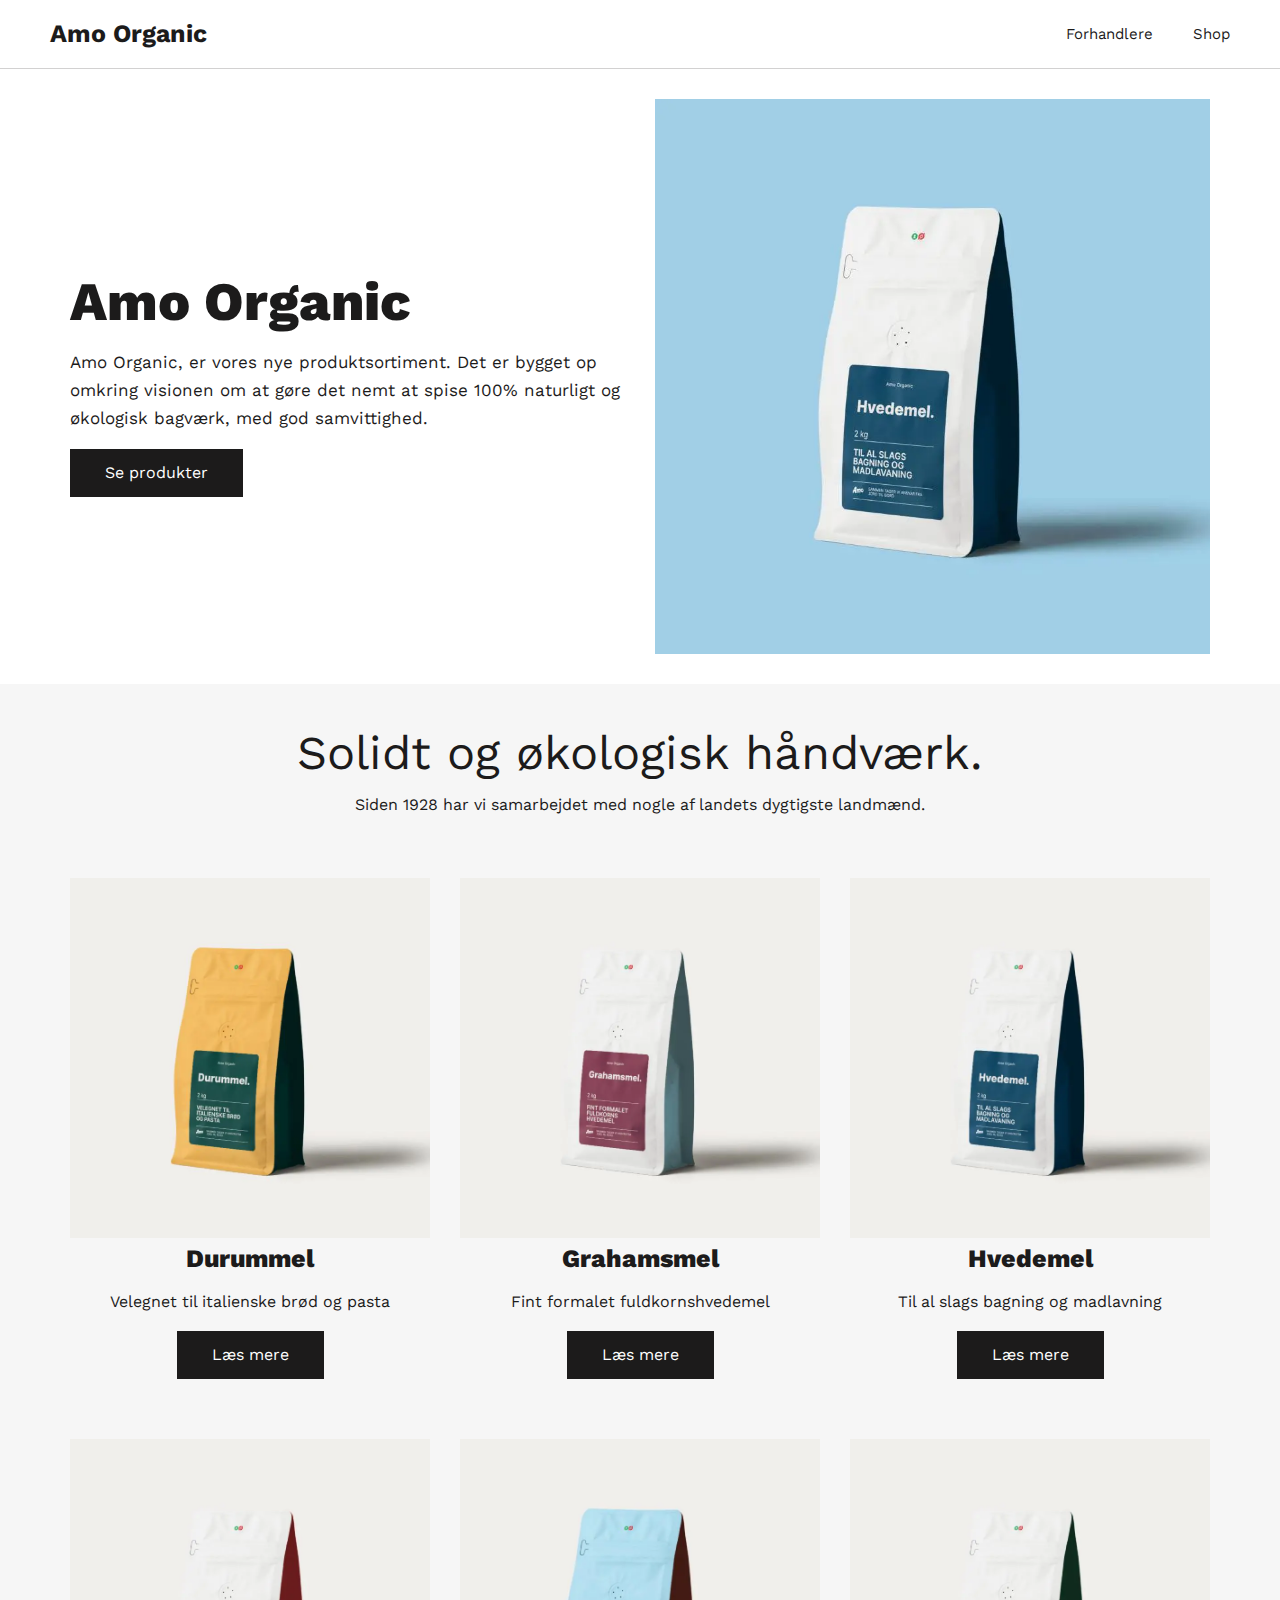
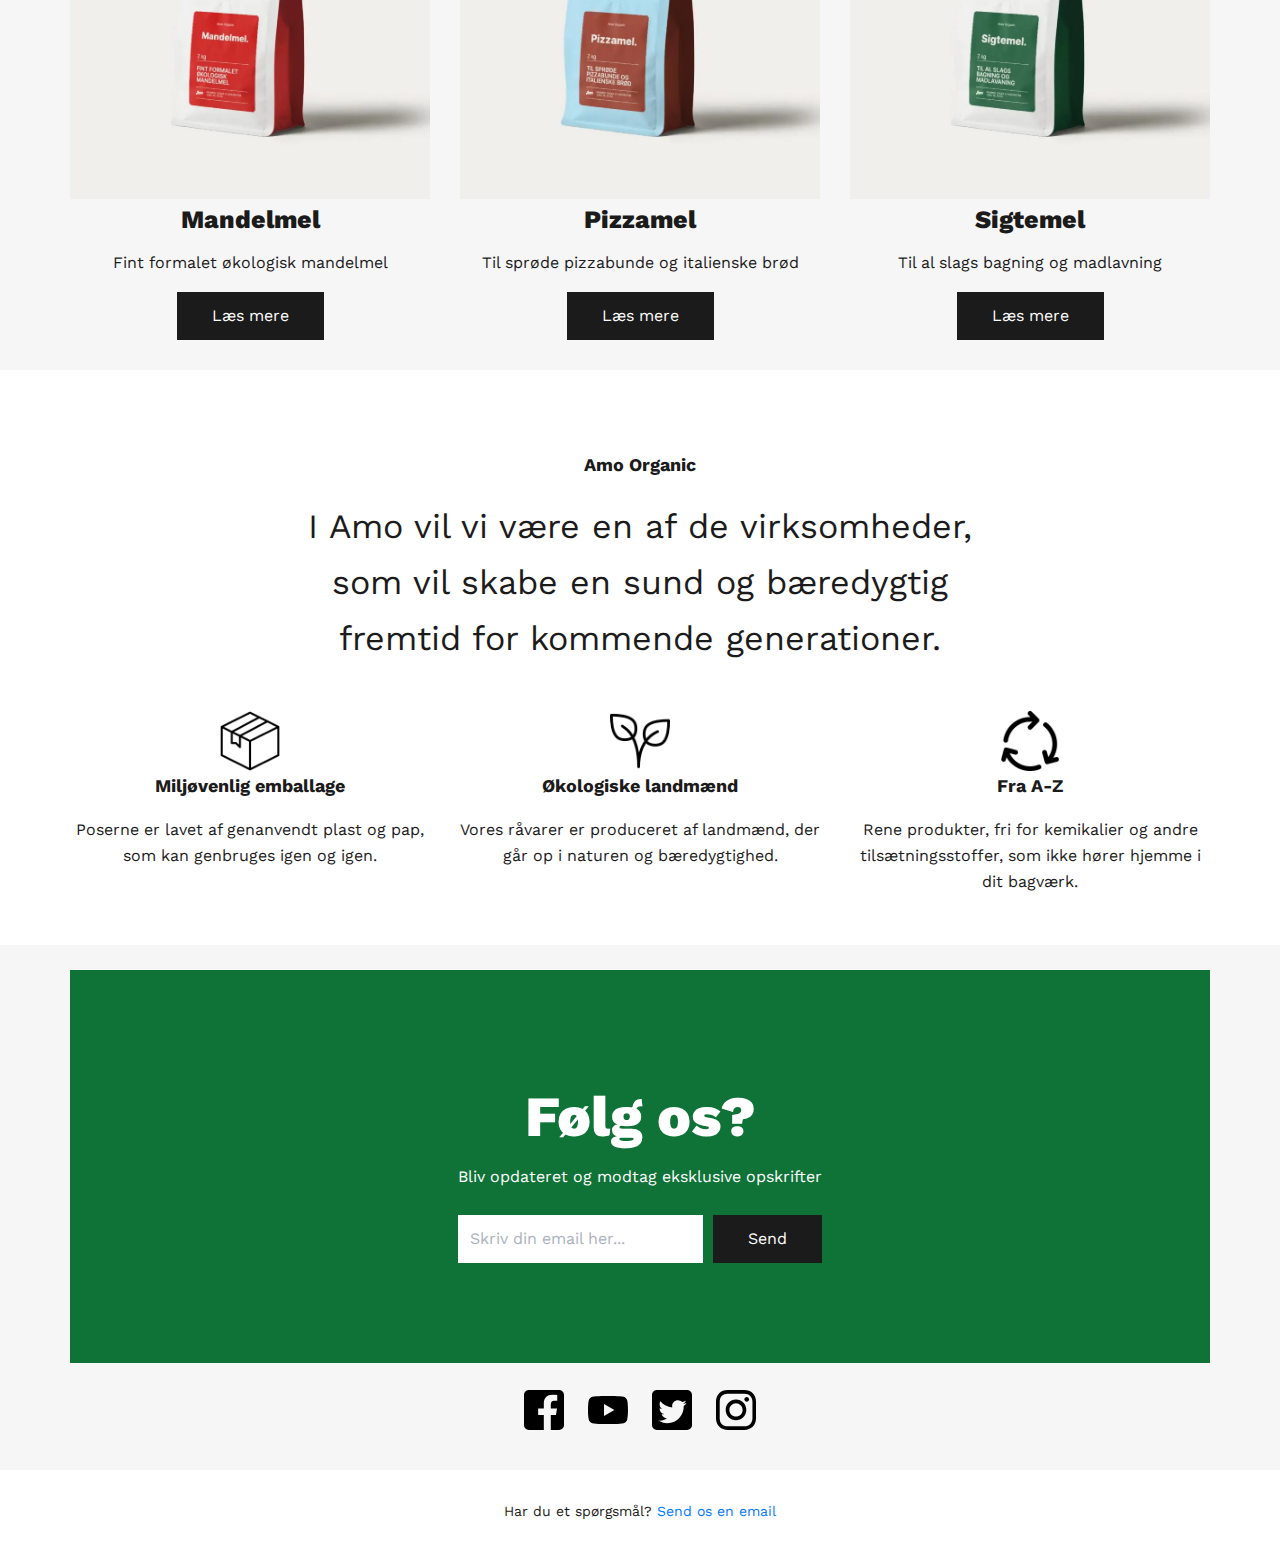
<file: project-Amo/index.html>
<!DOCTYPE html>

<html lang="en">

<head>

	<meta charset="UTF-8">
	<meta name="viewport" content="width=device-width, initial-scale=1, maximum-scale=1, user-scalable=0">
	<meta name="format-detection" content="telephone=no">

	<title>Amo Organic</title>

	<link rel="preconnect" href="https://fonts.googleapis.com">
	<link href="https://fonts.googleapis.com/css2?family=Work+Sans:wght@400;700;800&display=swap" rel="stylesheet">

	<link rel="stylesheet" href="css/style.css">

</head>

<body>

<header class="header">
    <div class="container-wide">
        <a href="index.html" class="header-logo">
            Amo Organic
        </a>
        <ul class="header-list">
            <li>
                <a href="forhandlere.html">
                    Forhandlere
                </a>
            </li>
            <li>
                <a href="#">
                    Shop
                </a>
            </li>
        </ul>
    </div>
</header>

<section class="hero">
    <div class="container">
        <div class="hero-info">
            <h1 class="hero-title">
                Amo Organic
            </h1>
            <p class="hero-desc">
                Amo Organic, er vores nye produktsortiment. Det er bygget op omkring visionen om at gøre det nemt at spise 100% naturligt og økologisk bagværk, med god samvittighed.
            </p>
            <button class="typ-btn">
                Se produkter
            </button>
        </div>
        <div class="hero-illustration">
            <picture>
                <source srcset="img/hero-illustration.webp" type="image/webp">
                <source srcset="img/hero-illustration.jpeg" type="image/jpeg">
                <img src="img/hero-illustration.jpeg" alt="Amo Organic prdukter">
            </picture>
        </div>
    </div>
</section>

<section class="products">
    <div class="container">
        <h2 class="products-title">
            Solidt og økologisk håndværk.
        </h2>
        <div class="products-info">
            Siden 1928 har vi samarbejdet med nogle af landets dygtigste landmænd.
        </div>
        <div class="products-items">
            <div class="product-card">
                <div class="product-card-photo">
                    <picture>
                        <source srcset="img/products/photo-1.webp" type="image/webp">
                        <source srcset="img/products/photo-1.jpeg" type="image/jpeg">
                        <img src="img/products/photo-1.jpeg" alt="Durummel" loading="lazy">
                    </picture>
                </div>
                <div class="product-card-name">
                    Durummel
                </div>
                <div class="product-card-info">
                    Velegnet til italienske brød og pasta
                </div>
                <button class="typ-btn">
                    Læs mere
                </button>
            </div>
            <div class="product-card">
                <div class="product-card-photo">
                    <picture>
                        <source srcset="img/products/photo-2.webp" type="image/webp">
                        <source srcset="img/products/photo-2.jpeg" type="image/jpeg">
                        <img src="img/products/photo-2.jpeg" alt="Grahamsmel" loading="lazy">
                    </picture>
                </div>
                <div class="product-card-name">
                    Grahamsmel
                </div>
                <div class="product-card-info">
                    Fint formalet fuldkornshvedemel 
                </div>
                <button class="typ-btn">
                    Læs mere
                </button>
            </div>
            <div class="product-card">
                <div class="product-card-photo">
                    <picture>
                        <source srcset="img/products/photo-3.webp" type="image/webp">
                        <source srcset="img/products/photo-3.jpeg" type="image/jpeg">
                        <img src="img/products/photo-3.jpeg" alt="Hvedemel" loading="lazy">
                    </picture>
                </div>
                <div class="product-card-name">
                    Hvedemel
                </div>
                <div class="product-card-info">
                    Til al slags bagning og madlavning 
                </div>
                <button class="typ-btn">
                    Læs mere
                </button>
            </div>
            <div class="product-card">
                <div class="product-card-photo">
                    <picture>
                        <source srcset="img/products/photo-4.webp" type="image/webp">
                        <source srcset="img/products/photo-4.jpeg" type="image/jpeg">
                        <img src="img/products/photo-4.jpeg" alt="Mandelmel" loading="lazy">
                    </picture>
                </div>
                <div class="product-card-name">
                    Mandelmel
                </div>
                <div class="product-card-info">
                    Fint formalet økologisk mandelmel 
                </div>
                <button class="typ-btn">
                    Læs mere
                </button>
            </div>
            <div class="product-card">
                <div class="product-card-photo">
                    <picture>
                        <source srcset="img/products/photo-5.webp" type="image/webp">
                        <source srcset="img/products/photo-5.jpeg" type="image/jpeg">
                        <img src="img/products/photo-5.jpeg" alt="Pizzamel" loading="lazy">
                    </picture>
                </div>
                <div class="product-card-name">
                    Pizzamel
                </div>
                <div class="product-card-info">
                    Til sprøde pizzabunde og italienske brød
                </div>
                <button class="typ-btn">
                    Læs mere
                </button>
            </div>
            <div class="product-card">
                <div class="product-card-photo">
                    <picture>
                        <source srcset="img/products/photo-6.webp" type="image/webp">
                        <source srcset="img/products/photo-6.jpeg" type="image/jpeg">
                        <img src="img/products/photo-6.jpeg" alt="Sigtemel" loading="lazy">
                    </picture>
                </div>
                <div class="product-card-name">
                    Sigtemel
                </div>
                <div class="product-card-info">
                    Til al slags bagning og madlavning
                </div>
                <button class="typ-btn">
                    Læs mere
                </button>
            </div>
        </div>
    </div>
</section>

<section class="about">
    <div class="container">
        <h3 class="about-title">
            Amo Organic
        </h3>
        <p class="about-info">
            I Amo vil vi være en af de virksomheder, som vil skabe en sund og bæredygtig fremtid for kommende generationer. 
        </p>
        <div class="about-advantages">
            <div class="about-advantages-card">
                <img src="img/advantages/ico-1.png" alt="Miljøvenlig emballage">
                <div class="about-advantages-card-title">
                    Miljøvenlig emballage 
                </div>
                <p class="about-advantages-card-info">
                    Poserne er lavet af genanvendt plast og pap, som kan genbruges igen og igen.   
                </p>
            </div>
            <div class="about-advantages-card">
                <img src="img/advantages/ico-2.png" alt="Økologiske landmænd">
                <div class="about-advantages-card-title">
                    Økologiske landmænd
                </div>
                <p class="about-advantages-card-info">
                    Vores råvarer er produceret af landmænd, der går op i naturen og bæredygtighed.  
                </p>
            </div>
            <div class="about-advantages-card">
                <img src="img/advantages/ico-3.png" alt="Eco">
                <div class="about-advantages-card-title">
                    Fra A-Z
                </div>
                <p class="about-advantages-card-info">
                    Rene produkter, fri for kemikalier og andre tilsætningsstoffer, som ikke hører hjemme i dit bagværk. 
                </p>
            </div>
        </div>
    </div>
</section>

<section class="newsletter">
    <div class="container">
        <div class="newsletter-inner">
            <h2 class="newsletter-title">
                Følg os?
            </h2>
            <p class="newsletter-info">
                Bliv opdateret og modtag eksklusive opskrifter
            </p>
            <form action="#" class="newsletter-form">
                <input type="text" placeholder="Skriv din email her...">
                <button class="typ-btn">
                    Send
                </button>
            </form>
        </div>
        <ul class="newsletter-socials">
            <li>
                <a href="#">
                    <img src="img/social/facebook.svg" alt="icon">
                </a>
            </li>
            <li>
                <a href="#">
                    <img src="img/social/youtube.svg" alt="icon">
                </a>
            </li>
            <li>
                <a href="#">
                    <img src="img/social/twitter.svg" alt="icon">
                </a>
            </li>
            <li>
                <a href="#">
                    <img src="img/social/instagram.svg" alt="icon">
                </a>
            </li>
        </ul>
    </div>
</section>

<footer class="footer">
    <div class="container">
        <p>
            Har du et spørgsmål?
            <a href = "mailto:info@amo.com">Send os en email</a>

        </p>
    </div>
</footer>
 
</body>
    
</html>
</file>
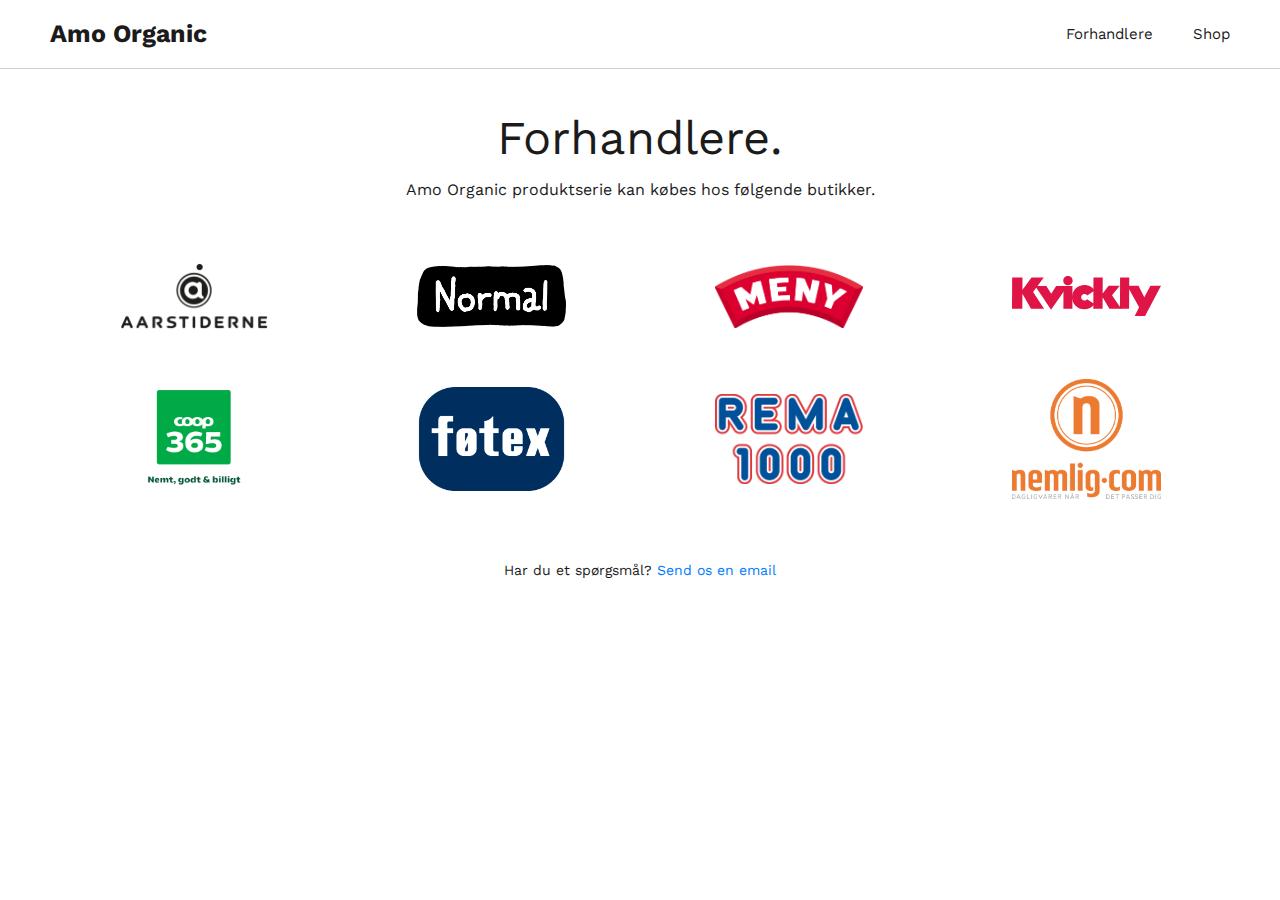
<file: project-Amo/forhandlere.html>
<!DOCTYPE html>

<html lang="en">

<head>

	<meta charset="UTF-8">
	<meta name="viewport" content="width=device-width, initial-scale=1, maximum-scale=1, user-scalable=0">
	<meta name="format-detection" content="telephone=no">

	<title>Amo Organic | forhandlere</title>

	<link rel="preconnect" href="https://fonts.googleapis.com">
	<link href="https://fonts.googleapis.com/css2?family=Work+Sans:wght@400;700;800&display=swap" rel="stylesheet">

	<link rel="stylesheet" href="css/style.css">

</head>

<body>

<header class="header">
    <div class="container-wide">
        <a href="index.html" class="header-logo">
            Amo Organic
        </a>
        <ul class="header-list">
            <li>
                <a href="forhandlere.html">
                    Forhandlere
                </a>
            </li>
            <li>
                <a href="#">
                    Shop
                </a>
            </li>
        </ul>
    </div>
</header>

<section class="partners">
    <div class="container">
        <h2 class="partners-title">
            Forhandlere.
        </h2>
        <div class="partners-info">
            Amo Organic produktserie kan købes hos følgende butikker.
        </div>
        <div class="partners-items">
            <img src="img/partners/logo-1.png" alt="Aarstiderne logo">
            <img src="img/partners/logo-2.png" alt="Normal logo">
            <img src="img/partners/logo-3.png" alt="Meny logo">
            <img src="img/partners/logo-4.svg" alt="Kvivkly logo">
            <img src="img/partners/logo-5.png" alt="coop365 logo">
            <img src="img/partners/logo-6.png" alt="Føtex logo">
            <img src="img/partners/logo-7.png" alt="Rema1000 logo">
            <img src="img/partners/logo-8.png" alt="Nemlig logo">
        </div>
    </div>
</section>

<footer class="footer">
    <div class="container">
        <p>
            Har du et spørgsmål?
            <a href = "mailto:info@amo.com">Send os en email</a>
        </p>
    </div>
</footer>
 
</body>
    
</html>
</file>
<file: project-Amo/css/style.css>
*,
::after,
::before {
  -webkit-box-sizing: border-box;
  box-sizing: border-box;
  padding: 0;
  margin: 0;
}

*:focus {
  outline: none;
}

html {
  font-family: sans-serif;
  line-height: 1.15;
  -webkit-text-size-adjust: 100%;
  -webkit-tap-highlight-color: transparent;
  min-height: 100%;
}

article,
aside,
figcaption,
figure,
footer,
header,
hgroup,
main,
nav,
section {
  display: block;
}

body {
  margin: 0;
  padding: 0;
  font-family: -apple-system, BlinkMacSystemFont, "Segoe UI", Roboto, "Helvetica Neue", Arial, "Noto Sans", sans-serif, "Apple Color Emoji", "Segoe UI Emoji", "Segoe UI Symbol", "Noto Color Emoji";
  font-size: 1rem;
  font-weight: 400;
  line-height: 1.5;
  color: #212529;
  text-align: left;
  background-color: #fff;
}

[tabindex="-1"]:focus:not(:focus-visible) {
  outline: 0 !important;
}

hr {
  -webkit-box-sizing: content-box;
  box-sizing: content-box;
  height: 0;
  overflow: visible;
}

h1,
h2,
h3,
h4,
h5,
h6 {
  margin: 0;
}

p {
  margin: 0;
}

abbr[data-original-title],
abbr[title] {
  text-decoration: underline;
  -webkit-text-decoration: underline dotted;
  text-decoration: underline dotted;
  cursor: help;
  border-bottom: 0;
  -webkit-text-decoration-skip-ink: none;
  text-decoration-skip-ink: none;
}

address {
  margin-bottom: 1rem;
  font-style: normal;
  line-height: inherit;
}

dl,
ol,
ul {
  margin-top: 0;
  margin-bottom: 0;
}

ol ol,
ol ul,
ul ol,
ul ul {
  margin-bottom: 0;
}

dt {
  font-weight: 700;
}

dd {
  margin-bottom: 0.5rem;
  margin-left: 0;
}

blockquote {
  margin: 0;
}

b,
strong {
  font-weight: 700;
}

small {
  font-size: 80%;
}

sub,
sup {
  position: relative;
  font-size: 75%;
  line-height: 0;
  vertical-align: baseline;
}

sub {
  bottom: -0.25em;
}

sup {
  top: -0.5em;
}

a {
  color: #007bff;
  text-decoration: none;
  background-color: transparent;
}

a:hover {
  color: #0056b3;
  text-decoration: underline;
}

a:not([href]) {
  color: inherit;
  text-decoration: none;
}

a:not([href]):hover {
  color: inherit;
  text-decoration: none;
}

code,
kbd,
pre,
samp {
  font-family: SFMono-Regular, Menlo, Monaco, Consolas, "Liberation Mono", "Courier New", monospace;
  font-size: 1em;
}

pre {
  margin-top: 0;
  overflow: auto;
}

figure {
  margin: 0;
}

img {
  border-style: none;
}

svg {
  overflow: hidden;
}

table {
  border-collapse: collapse;
}

caption {
  padding-top: 0.75rem;
  padding-bottom: 0.75rem;
  color: #6c757d;
  text-align: left;
  caption-side: bottom;
}

th {
  text-align: inherit;
}

label {
  display: inline-block;
  margin: 0;
}

button {
  border-radius: 0;
}

button:focus {
  outline: none;
}

button,
input,
optgroup,
select,
textarea {
  margin: 0;
  font-family: inherit;
  font-size: inherit;
  line-height: inherit;
}

button,
input {
  overflow: visible;
}

button,
select {
  text-transform: none;
}

select {
  word-wrap: normal;
}

[type=button],
[type=reset],
[type=submit],
button {
  -webkit-appearance: button;
}

[type=button]:not(:disabled),
[type=reset]:not(:disabled),
[type=submit]:not(:disabled),
button:not(:disabled) {
  cursor: pointer;
}

[type=button]::-moz-focus-inner,
[type=reset]::-moz-focus-inner,
[type=submit]::-moz-focus-inner,
button::-moz-focus-inner {
  padding: 0;
  border-style: none;
}

input[type=checkbox],
input[type=radio] {
  -webkit-box-sizing: border-box;
  box-sizing: border-box;
  padding: 0;
}

input[type=date],
input[type=datetime-local],
input[type=month],
input[type=time] {
  -webkit-appearance: listbox;
}

textarea {
  overflow: auto;
  resize: vertical;
}

fieldset {
  min-width: 0;
  padding: 0;
  margin: 0;
  border: 0;
}

legend {
  display: block;
  width: 100%;
  max-width: 100%;
  padding: 0;
  font-size: 1.5rem;
  line-height: inherit;
  color: inherit;
  white-space: normal;
}

progress {
  vertical-align: baseline;
}

[type=number]::-webkit-inner-spin-button,
[type=number]::-webkit-outer-spin-button {
  height: auto;
}

[type=search] {
  outline-offset: -2px;
  -webkit-appearance: none;
}

[type=search]::-webkit-search-decoration {
  -webkit-appearance: none;
}

::-webkit-file-upload-button {
  font: inherit;
  -webkit-appearance: button;
}

output {
  display: inline-block;
}

summary {
  display: list-item;
  cursor: pointer;
}

template {
  display: none;
}

[hidden] {
  display: none !important;
}

ul,
ol {
  list-style: none;
}

ol,
ul,
li {
  margin: 0;
  padding: 0;
}

a {
  -webkit-transition: all ease 0.3s;
  -o-transition: all ease 0.3s;
  transition: all ease 0.3s;
}

a:hover {
  text-decoration: none;
  color: inherit;
}

input,
button,
textarea {
  border: 0;
  margin: 0;
  padding: 0;
  background: transparent;
}

input,
textarea {
  -webkit-appearance: none;
  -moz-appearance: none;
  appearance: none;
}

input:focus,
textarea:focus {
  outline: none;
}

button:focus {
  outline: none;
}

body {
  font-family: "Work Sans", Arial, Tahoma, sans-serif;
  font-weight: 400;
  color: #1c1b1b;
}

::-webkit-input-placeholder {
  color: #ABB2BD;
}

::-moz-placeholder {
  color: #ABB2BD;
}

:-ms-input-placeholder {
  color: #ABB2BD;
}

::-ms-input-placeholder {
  color: #ABB2BD;
}

::placeholder {
  color: #ABB2BD;
}

.container-wide {
  max-width: 1170px;
  padding: 0px 15px;
  margin: 0 auto;
  width: 100%;
}

.container {
  max-width: 1170px;
  padding: 0px 15px;
  margin: 0 auto;
  width: 100%;
}

.typ-btn {
  font-size: 16px;
  background: #1c1b1b;
  -webkit-transition: 0.3s;
  -o-transition: 0.3s;
  transition: 0.3s;
  cursor: pointer;
  color: #fff;
  padding: 12px 35px;
}

/* Layout */

.header {
  padding: 18px 0;
  border-bottom: 1px solid rgba(28, 27, 27, 0.2);
}

.header .container-wide {
  display: -webkit-box;
  display: -ms-flexbox;
  display: flex;
  -webkit-box-align: center;
  -ms-flex-align: center;
  align-items: center;
  -webkit-box-pack: justify;
  -ms-flex-pack: justify;
  justify-content: space-between;
}

.header-logo {
  display: -webkit-box;
  display: -ms-flexbox;
  display: flex;
  -webkit-box-align: center;
  -ms-flex-align: center;
  align-items: center;
  font-size: 25px;
  line-height: 32px;
  color: #1c1b1b;
  font-weight: 700;
}

.header-logo img {
  width: 105px;
}

.header-list {
  display: -webkit-box;
  display: -ms-flexbox;
  display: flex;
  -webkit-box-align: center;
  -ms-flex-align: center;
  align-items: center;
}

.header-list li {
  display: -webkit-box;
  display: -ms-flexbox;
  display: flex;
  -webkit-box-align: center;
  -ms-flex-align: center;
  align-items: center;
  margin-right: 40px;
}

.header-list li:last-child {
  margin: 0;
}

.header-list li a {
  display: block;
  font-size: 15px;
  line-height: 25px;
  color: #1c1b1b;
  position: relative;
}

.header-list li a:before {
  display: block;
  content: "";
  position: absolute;
  left: 0;
  bottom: -22px;
  width: 0;
  height: 2px;
  background: #1c1b1b;
  -webkit-transition: 0.2s;
  -o-transition: 0.2s;
  transition: 0.2s;
}

.footer {
  padding: 30px 0;
}

.footer p {
  text-align: center;
  font-size: 14px;
  line-height: 22px;
}

/* Pages */

/**
 * Hero
 */

.hero {
  padding: 30px 0;
}

.hero .container {
  display: -ms-grid;
  display: grid;
  -ms-grid-columns: 1fr calc(50% - 15px);
  grid-template-columns: 1fr calc(50% - 15px);
  gap: 30px;
  -webkit-box-align: center;
  -ms-flex-align: center;
  align-items: center;
}

.hero-title {
  font-size: 54px;
  line-height: 92px;
  font-weight: 800;
}

.hero-desc {
  font-size: 17px;
  line-height: 28px;
  margin-bottom: 17px;
}

.hero-illustration {
  position: relative;
  padding-bottom: 100%;
}

.hero-illustration img {
  position: absolute;
  top: 0;
  left: 0;
  width: 100%;
  height: 100%;
  -o-object-fit: cover;
  object-fit: cover;
}

/**
 * Products
 */

.products {
  background: #f6f6f6;
  padding: 30px 0px;
}

.products-title {
  font-size: 47px;
  line-height: 78px;
  font-weight: 400;
  text-align: center;
}

.products-info {
  font-size: 16px;
  line-height: 26px;
  text-align: center;
}

.products-items {
  margin-top: 60px;
  display: -ms-grid;
  display: grid;
  grid-template-columns: repeat(auto-fit, minmax(300px, 1fr));
  gap: 60px 30px;
}

/**
 * Product Card
 */

.product-card {
  text-align: center;
}

.product-card-photo {
  width: 100%;
  padding-bottom: 100%;
  position: relative;
}

.product-card-photo img {
  position: absolute;
  top: 0;
  left: 0;
  width: 100%;
  height: 100%;
  -o-object-fit: cover;
  object-fit: cover;
}

.product-card-name {
  font-size: 25px;
  line-height: 41px;
  font-weight: 800;
  margin-bottom: 10px;
}

.product-card-info {
  font-size: 16px;
  line-height: 26px;
  margin-bottom: 16px;
}

.product-card .typ-btn {
  display: block;
  margin: 0 auto;
}

/**
 * About
 */

.about {
  padding: 80px 0 50px;
  text-align: center;
}

.about-title {
  font-size: 18px;
  line-height: 30px;
  font-weight: 700;
  margin-bottom: 18px;
}

.about-info {
  font-size: 34px;
  line-height: 56px;
  max-width: 740px;
  margin: 0 auto;
}

.about-advantages {
  margin-top: 45px;
  display: -ms-grid;
  display: grid;
  -ms-grid-columns: (1fr)[3];
  grid-template-columns: repeat(3, 1fr);
  gaP: 30px;
}

.about-advantages-card img {
  display: block;
  margin: 0 auto;
  height: 60px;
}

.about-advantages-card-title {
  font-size: 18px;
  line-height: 30px;
  font-weight: 700;
  margin-bottom: 16px;
}

.about-advantages-card-info {
  font-size: 16px;
  line-height: 26px;
}

/**
 *  Newsletter
 */

.newsletter {
  background: #f6f6f6;
  padding: 25px 0px 40px;
}

.newsletter-inner {
  background: #0f7337;
  padding: 100px 15px;
  text-align: center;
}

.newsletter-title {
  font-size: 57px;
  line-height: 94px;
  color: #fff;
  text-align: center;
  font-weight: 800;
}

.newsletter-info {
  font-size: 16px;
  line-height: 26px;
  color: #fff;
  text-align: center;
}

.newsletter-form {
  display: -webkit-box;
  display: -ms-flexbox;
  display: flex;
  -webkit-box-align: center;
  -ms-flex-align: center;
  align-items: center;
  -webkit-box-pack: center;
  -ms-flex-pack: center;
  justify-content: center;
  margin-top: 25px;
}

.newsletter-form input {
  margin-right: 10px;
  max-width: 245px;
  width: 100%;
  background: #fff;
  font-size: 16px;
  padding: 12px;
}

.newsletter-socials {
  display: -ms-grid;
  display: grid;
  grid-template-columns: repeat(auto-fit, 40px);
  -webkit-box-pack: center;
  -ms-flex-pack: center;
  justify-content: center;
  gap: 24px;
  margin-top: 27px;
}

.newsletter-socials li a {
  display: -webkit-box;
  display: -ms-flexbox;
  display: flex;
}

.newsletter-socials li a img {
  width: 100%;
  display: block;
}

/**
 * Partners
 */

.partners {
  padding: 30px 0px;
}

.partners-title {
  font-size: 47px;
  line-height: 78px;
  font-weight: 400;
  text-align: center;
}

.partners-info {
  font-size: 16px;
  line-height: 26px;
  text-align: center;
}

.partners-items {
  margin-top: 60px;
  display: -ms-grid;
  display: grid;
  grid-template-columns: repeat(auto-fit, minmax(240px, 1fr));
  gap: 50px;
  -webkit-box-align: center;
  -ms-flex-align: center;
  align-items: center;
  justify-items: center;
}

.partners-items img {
  width: 60%;
}

@media (min-width: 1240px) {
  .container-wide {
    max-width: 100%;
    padding: 0px 50px;
  }
}

@media (max-width: 767px) {
  .header-logo {
    font-size: 20px;
  }

  .header-list li {
    margin-right: 25px;
  }

  .hero .container {
    -ms-grid-columns: 1fr;
    grid-template-columns: 1fr;
  }

  .hero-title {
    font-size: 40px;
    line-height: 56px;
  }

  .products-title {
    font-size: 32px;
    line-height: 42px;
    margin-bottom: 20px;
  }

  .products-items {
    margin-top: 30px;
    gap: 30px;
  }

  .about {
    padding: 40px 0;
  }

  .about-info {
    font-size: 26px;
    line-height: 38px;
  }

  .about-advantages {
    margin-top: 40px;
    -ms-grid-columns: 1fr;
    grid-template-columns: 1fr;
  }

  .newsletter-inner {
    padding: 50px 15px;
  }

  .newsletter-title {
    font-size: 42px;
    line-height: 62px;
  }

  .newsletter-socials {
    margin-top: 25px;
    grid-template-columns: repeat(auto-fit, 30px);
  }

  .partners-title {
    font-size: 32px;
    line-height: 42px;
    margin-bottom: 20px;
  }

  .partners-items {
    margin-top: 30px;
    gap: 40px;
  }
}

@media (any-hover: hover) {
  .typ-btn:hover {
    background: rgba(28, 27, 27, 0.8);
  }

  .header-list li a:hover:before {
    width: 100%;
  }
}
</file>
